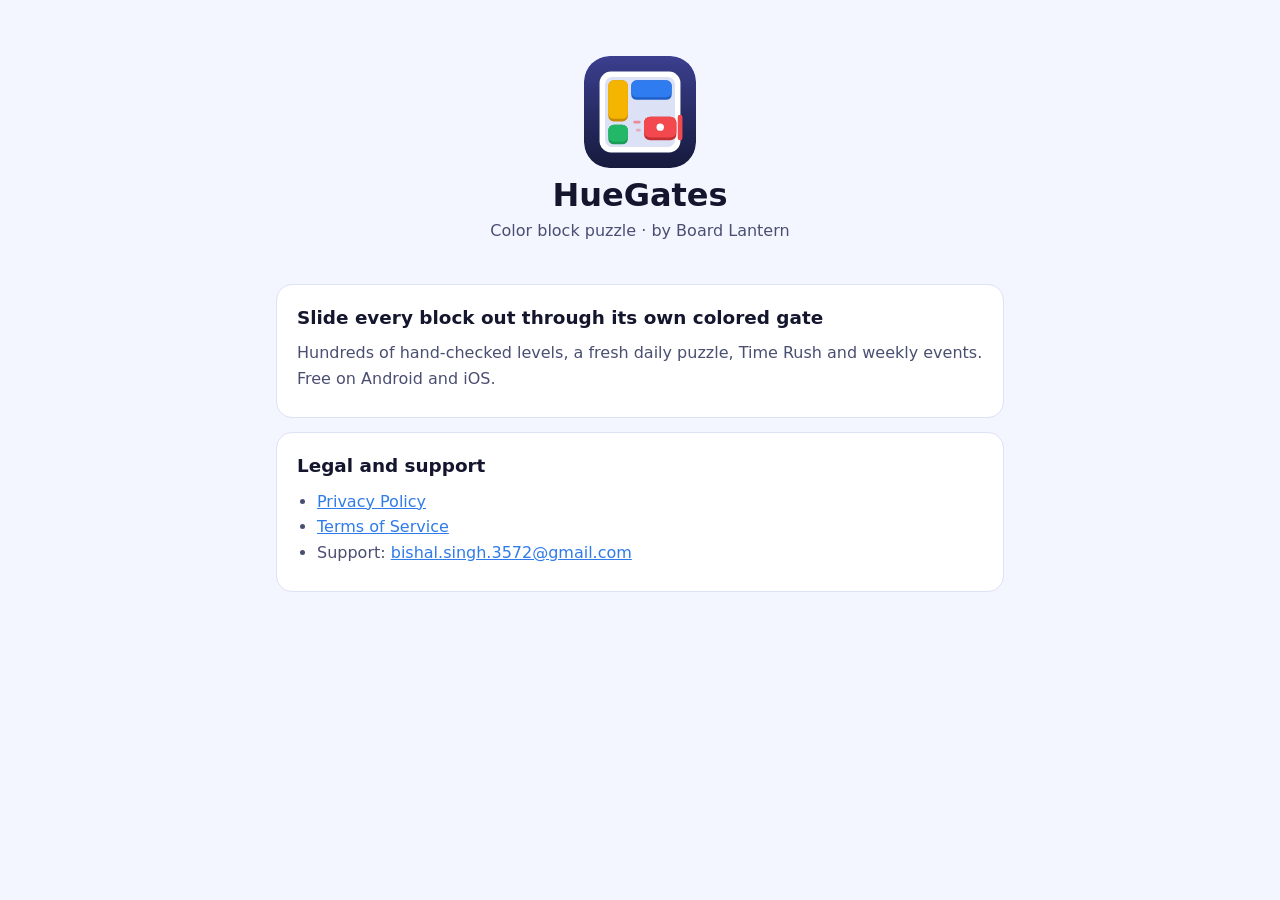
<file: index.html>
<!doctype html>
<html lang="en">
<head>
<meta charset="utf-8">
<meta name="viewport" content="width=device-width, initial-scale=1">
<title>HueGates</title>
<link rel="icon" href="icon.svg">
<link rel="stylesheet" href="style.css">
</head>
<body>
<main>
  <div class="hero">
    <img src="icon.svg" alt="HueGates icon">
    <h1>HueGates</h1>
    <p class="date">Color block puzzle · by Board Lantern</p>
  </div>
  <section>
    <h2>Slide every block out through its own colored gate</h2>
    <p>Hundreds of hand-checked levels, a fresh daily puzzle, Time Rush and weekly events. Free on Android and iOS.</p>
  </section>
  <section>
    <h2>Legal and support</h2>
    <ul>
      <li><a href="privacy.html">Privacy Policy</a></li>
      <li><a href="terms.html">Terms of Service</a></li>
      <li>Support: <a href="mailto:bishal.singh.3572@gmail.com">bishal.singh.3572@gmail.com</a></li>
    </ul>
  </section>
</main>
</body>
</html>
</file>
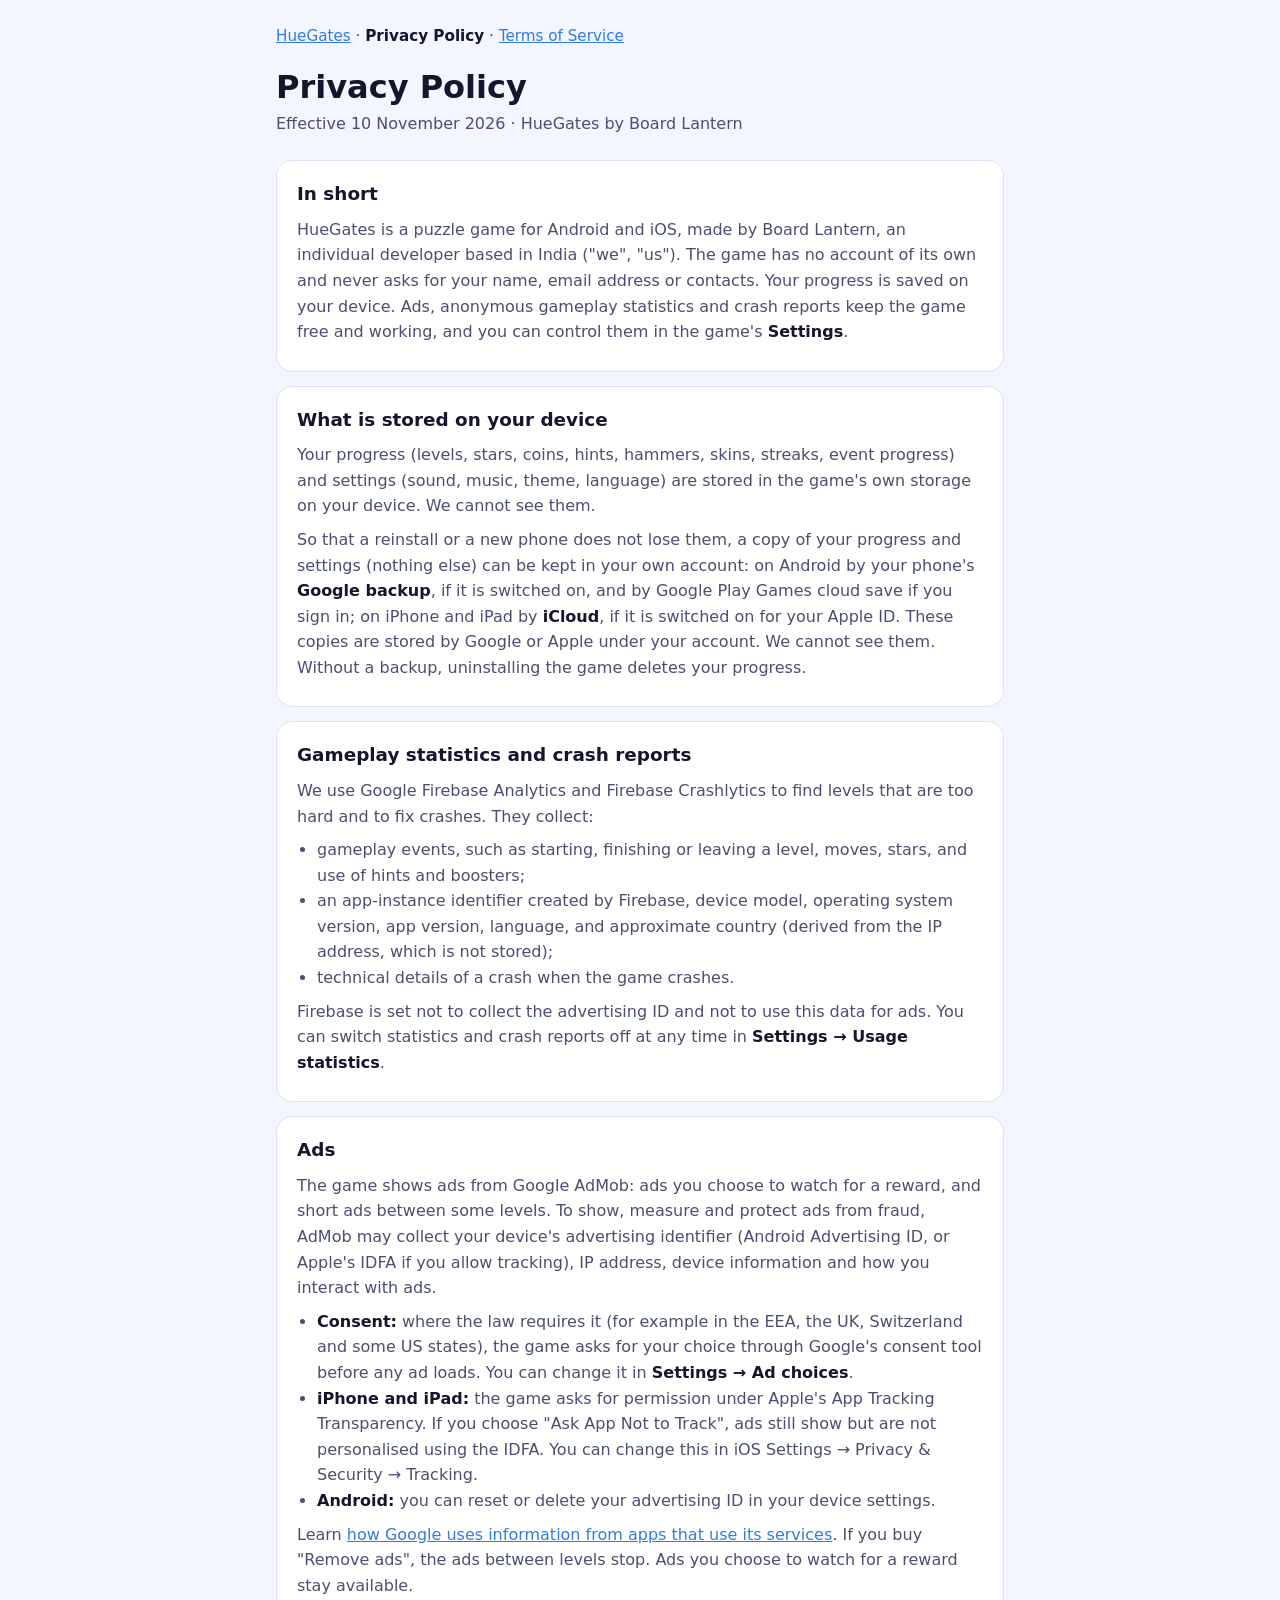
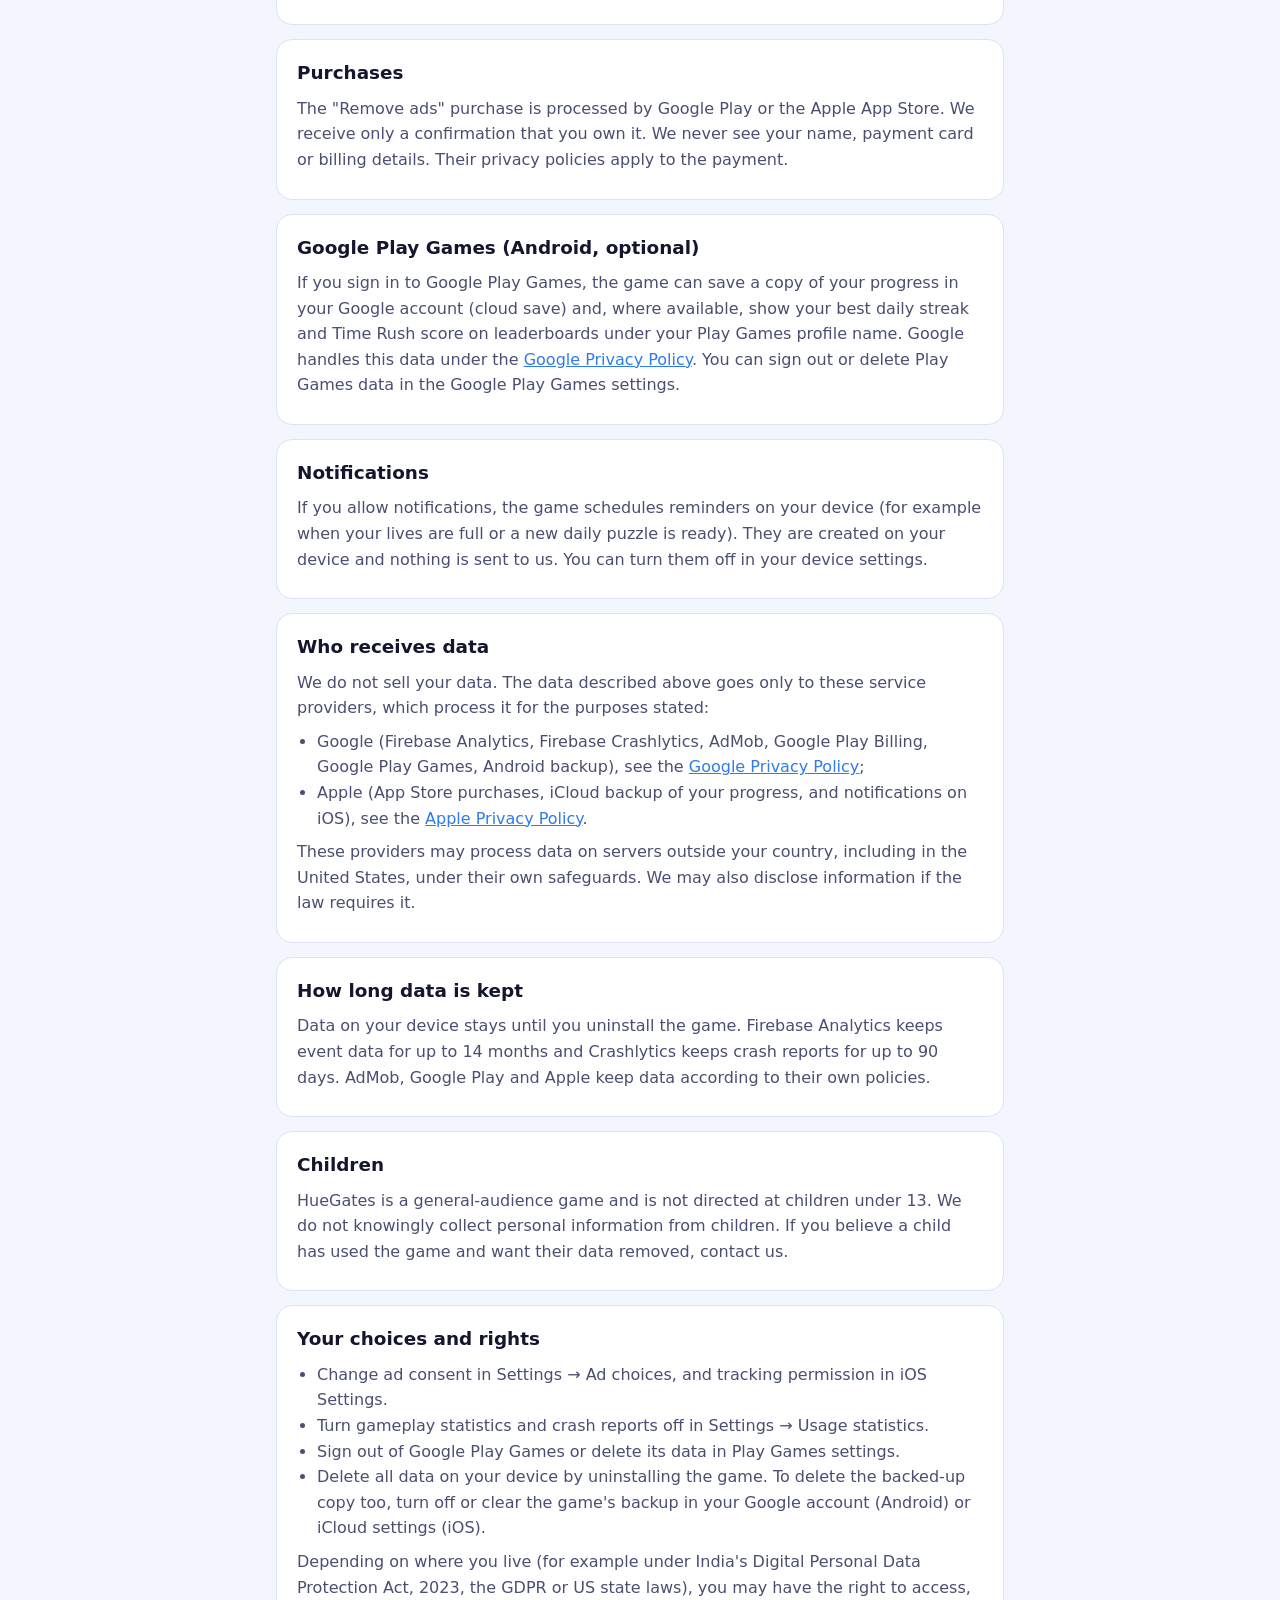
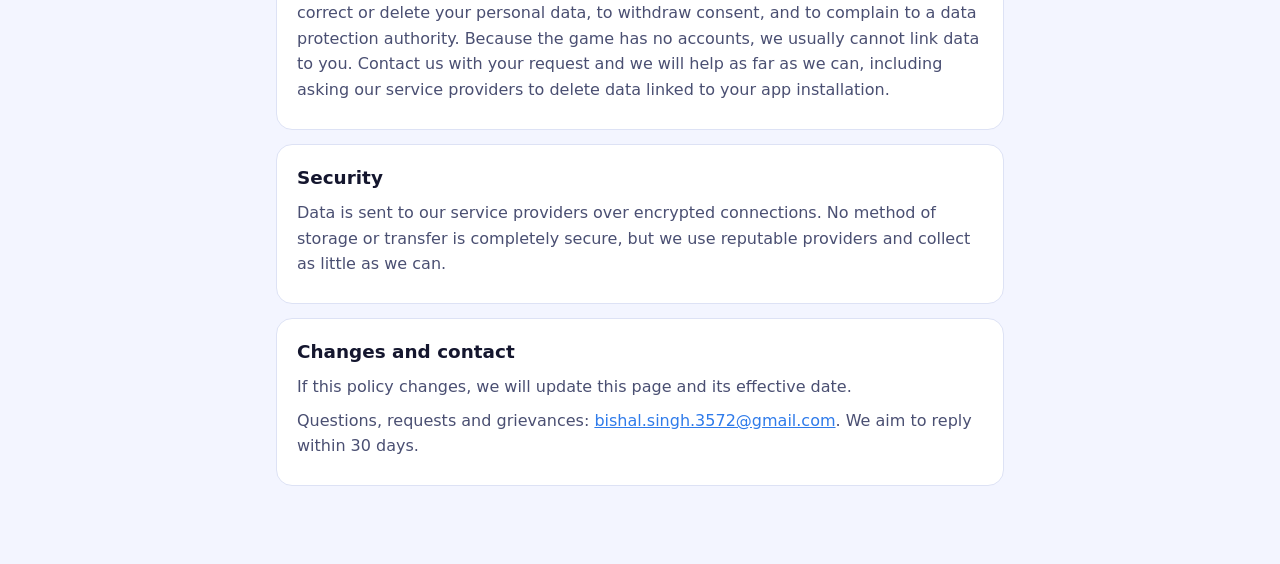
<file: privacy.html>
<!doctype html>
<html lang="en">
<head>
<meta charset="utf-8">
<meta name="viewport" content="width=device-width, initial-scale=1">
<title>HueGates Privacy Policy</title>
<link rel="stylesheet" href="style.css">
</head>
<body>
<main>
  <p class="nav"><a href="./">HueGates</a> · <strong>Privacy Policy</strong> · <a href="terms.html">Terms of Service</a></p>
  <h1>Privacy Policy</h1>
  <p class="date">Effective 10 November 2026 · HueGates by Board Lantern</p>

  <section>
    <h2>In short</h2>
    <p>HueGates is a puzzle game for Android and iOS, made by Board Lantern, an individual developer based in India ("we", "us"). The game has no account of its own and never asks for your name, email address or contacts. Your progress is saved on your device. Ads, anonymous gameplay statistics and crash reports keep the game free and working, and you can control them in the game's <strong>Settings</strong>.</p>
  </section>

  <section>
    <h2>What is stored on your device</h2>
    <p>Your progress (levels, stars, coins, hints, hammers, skins, streaks, event progress) and settings (sound, music, theme, language) are stored in the game's own storage on your device. We cannot see them.</p>
    <p>So that a reinstall or a new phone does not lose them, a copy of your progress and settings (nothing else) can be kept in your own account: on Android by your phone's <strong>Google backup</strong>, if it is switched on, and by Google Play Games cloud save if you sign in; on iPhone and iPad by <strong>iCloud</strong>, if it is switched on for your Apple ID. These copies are stored by Google or Apple under your account. We cannot see them. Without a backup, uninstalling the game deletes your progress.</p>
  </section>

  <section>
    <h2>Gameplay statistics and crash reports</h2>
    <p>We use Google Firebase Analytics and Firebase Crashlytics to find levels that are too hard and to fix crashes. They collect:</p>
    <ul>
      <li>gameplay events, such as starting, finishing or leaving a level, moves, stars, and use of hints and boosters;</li>
      <li>an app-instance identifier created by Firebase, device model, operating system version, app version, language, and approximate country (derived from the IP address, which is not stored);</li>
      <li>technical details of a crash when the game crashes.</li>
    </ul>
    <p>Firebase is set not to collect the advertising ID and not to use this data for ads. You can switch statistics and crash reports off at any time in <strong>Settings → Usage statistics</strong>.</p>
  </section>

  <section>
    <h2>Ads</h2>
    <p>The game shows ads from Google AdMob: ads you choose to watch for a reward, and short ads between some levels. To show, measure and protect ads from fraud, AdMob may collect your device's advertising identifier (Android Advertising ID, or Apple's IDFA if you allow tracking), IP address, device information and how you interact with ads.</p>
    <ul>
      <li><strong>Consent:</strong> where the law requires it (for example in the EEA, the UK, Switzerland and some US states), the game asks for your choice through Google's consent tool before any ad loads. You can change it in <strong>Settings → Ad choices</strong>.</li>
      <li><strong>iPhone and iPad:</strong> the game asks for permission under Apple's App Tracking Transparency. If you choose "Ask App Not to Track", ads still show but are not personalised using the IDFA. You can change this in iOS Settings → Privacy &amp; Security → Tracking.</li>
      <li><strong>Android:</strong> you can reset or delete your advertising ID in your device settings.</li>
    </ul>
    <p>Learn <a href="https://policies.google.com/technologies/partner-sites">how Google uses information from apps that use its services</a>. If you buy "Remove ads", the ads between levels stop. Ads you choose to watch for a reward stay available.</p>
  </section>

  <section>
    <h2>Purchases</h2>
    <p>The "Remove ads" purchase is processed by Google Play or the Apple App Store. We receive only a confirmation that you own it. We never see your name, payment card or billing details. Their privacy policies apply to the payment.</p>
  </section>

  <section>
    <h2>Google Play Games (Android, optional)</h2>
    <p>If you sign in to Google Play Games, the game can save a copy of your progress in your Google account (cloud save) and, where available, show your best daily streak and Time Rush score on leaderboards under your Play Games profile name. Google handles this data under the <a href="https://policies.google.com/privacy">Google Privacy Policy</a>. You can sign out or delete Play Games data in the Google Play Games settings.</p>
  </section>

  <section>
    <h2>Notifications</h2>
    <p>If you allow notifications, the game schedules reminders on your device (for example when your lives are full or a new daily puzzle is ready). They are created on your device and nothing is sent to us. You can turn them off in your device settings.</p>
  </section>

  <section>
    <h2>Who receives data</h2>
    <p>We do not sell your data. The data described above goes only to these service providers, which process it for the purposes stated:</p>
    <ul>
      <li>Google (Firebase Analytics, Firebase Crashlytics, AdMob, Google Play Billing, Google Play Games, Android backup), see the <a href="https://policies.google.com/privacy">Google Privacy Policy</a>;</li>
      <li>Apple (App Store purchases, iCloud backup of your progress, and notifications on iOS), see the <a href="https://www.apple.com/legal/privacy/">Apple Privacy Policy</a>.</li>
    </ul>
    <p>These providers may process data on servers outside your country, including in the United States, under their own safeguards. We may also disclose information if the law requires it.</p>
  </section>

  <section>
    <h2>How long data is kept</h2>
    <p>Data on your device stays until you uninstall the game. Firebase Analytics keeps event data for up to 14 months and Crashlytics keeps crash reports for up to 90 days. AdMob, Google Play and Apple keep data according to their own policies.</p>
  </section>

  <section>
    <h2>Children</h2>
    <p>HueGates is a general-audience game and is not directed at children under 13. We do not knowingly collect personal information from children. If you believe a child has used the game and want their data removed, contact us.</p>
  </section>

  <section>
    <h2>Your choices and rights</h2>
    <ul>
      <li>Change ad consent in Settings → Ad choices, and tracking permission in iOS Settings.</li>
      <li>Turn gameplay statistics and crash reports off in Settings → Usage statistics.</li>
      <li>Sign out of Google Play Games or delete its data in Play Games settings.</li>
      <li>Delete all data on your device by uninstalling the game. To delete the backed-up copy too, turn off or clear the game's backup in your Google account (Android) or iCloud settings (iOS).</li>
    </ul>
    <p>Depending on where you live (for example under India's Digital Personal Data Protection Act, 2023, the GDPR or US state laws), you may have the right to access, correct or delete your personal data, to withdraw consent, and to complain to a data protection authority. Because the game has no accounts, we usually cannot link data to you. Contact us with your request and we will help as far as we can, including asking our service providers to delete data linked to your app installation.</p>
  </section>

  <section>
    <h2>Security</h2>
    <p>Data is sent to our service providers over encrypted connections. No method of storage or transfer is completely secure, but we use reputable providers and collect as little as we can.</p>
  </section>

  <section>
    <h2>Changes and contact</h2>
    <p>If this policy changes, we will update this page and its effective date.</p>
    <p>Questions, requests and grievances: <a href="mailto:bishal.singh.3572@gmail.com">bishal.singh.3572@gmail.com</a>. We aim to reply within 30 days.</p>
  </section>
</main>
</body>
</html>
</file>
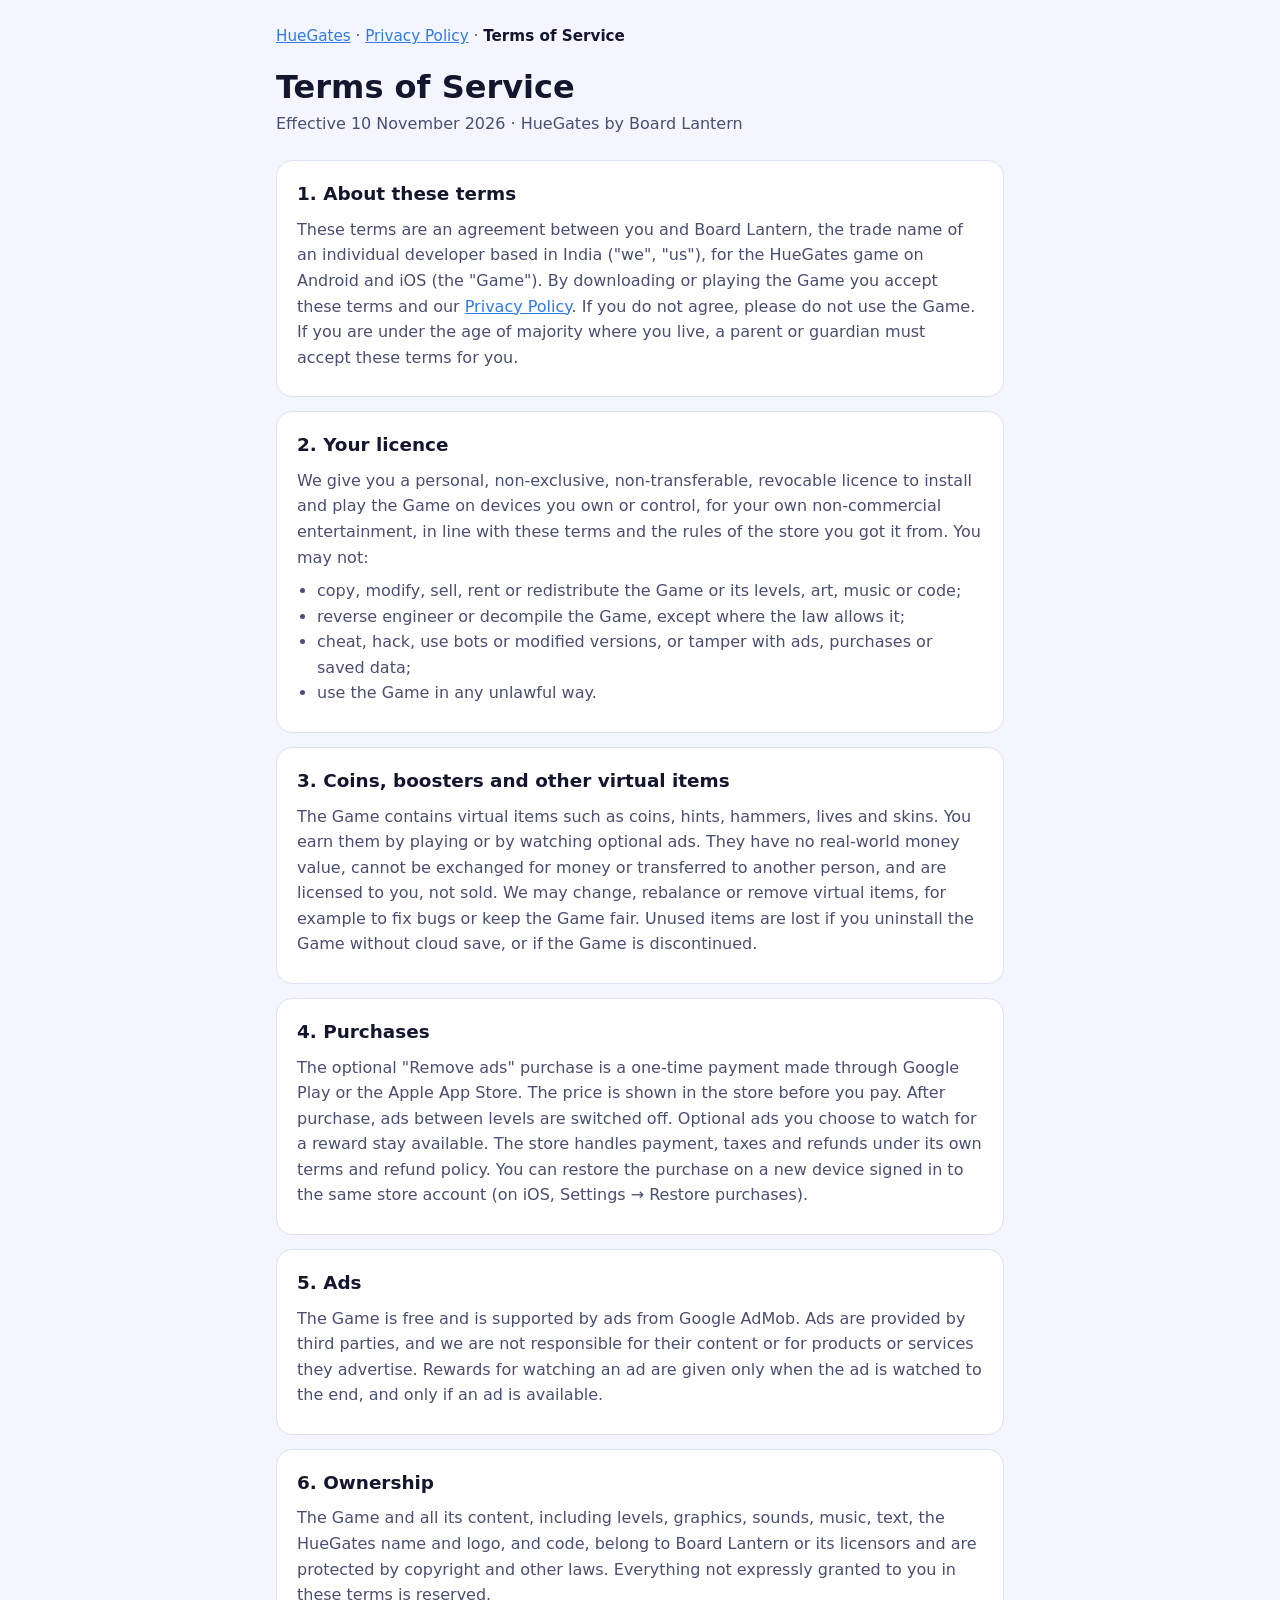
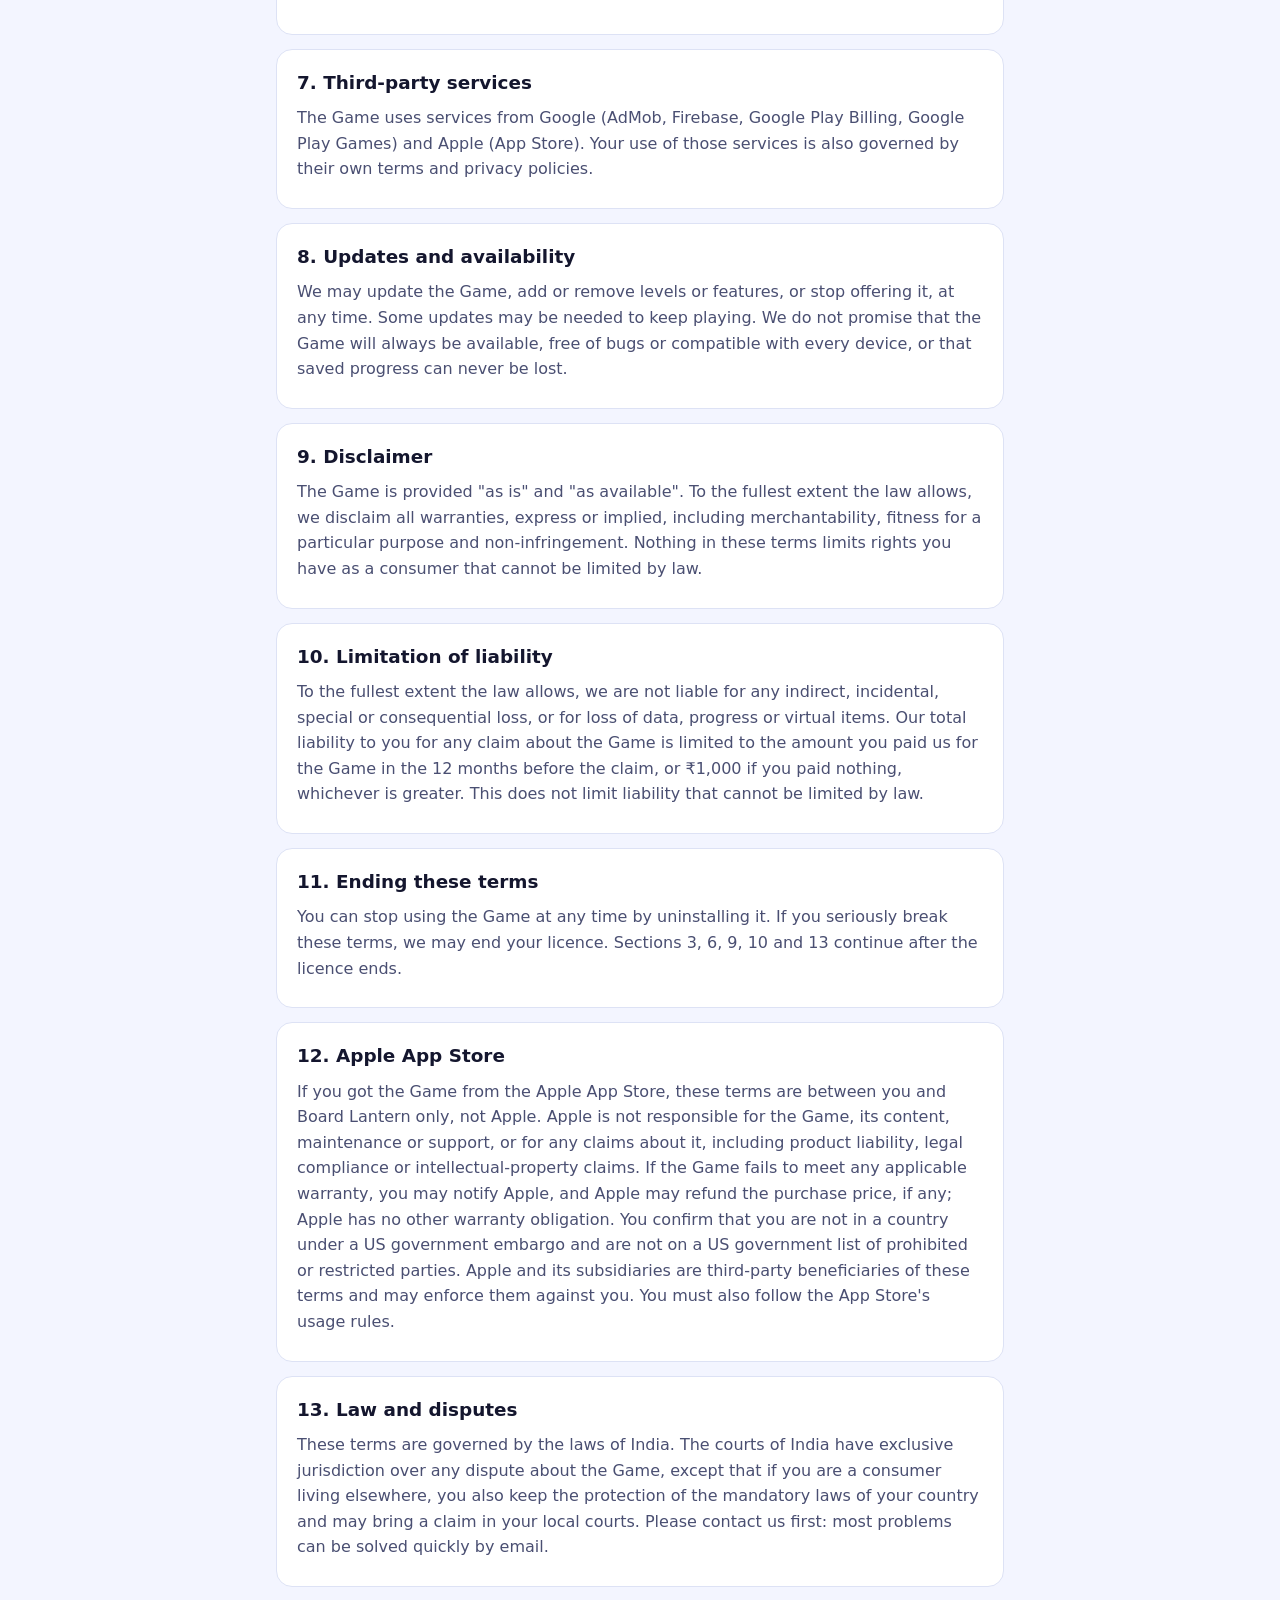
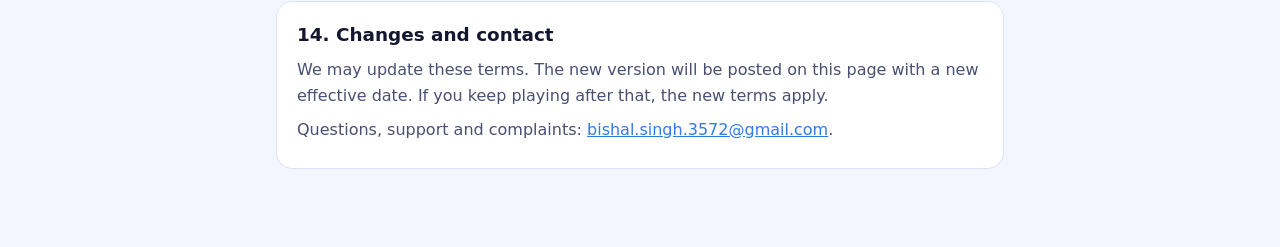
<file: terms.html>
<!doctype html>
<html lang="en">
<head>
<meta charset="utf-8">
<meta name="viewport" content="width=device-width, initial-scale=1">
<title>HueGates Terms of Service</title>
<link rel="stylesheet" href="style.css">
</head>
<body>
<main>
  <p class="nav"><a href="./">HueGates</a> · <a href="privacy.html">Privacy Policy</a> · <strong>Terms of Service</strong></p>
  <h1>Terms of Service</h1>
  <p class="date">Effective 10 November 2026 · HueGates by Board Lantern</p>

  <section>
    <h2>1. About these terms</h2>
    <p>These terms are an agreement between you and Board Lantern, the trade name of an individual developer based in India ("we", "us"), for the HueGates game on Android and iOS (the "Game"). By downloading or playing the Game you accept these terms and our <a href="privacy.html">Privacy Policy</a>. If you do not agree, please do not use the Game. If you are under the age of majority where you live, a parent or guardian must accept these terms for you.</p>
  </section>

  <section>
    <h2>2. Your licence</h2>
    <p>We give you a personal, non-exclusive, non-transferable, revocable licence to install and play the Game on devices you own or control, for your own non-commercial entertainment, in line with these terms and the rules of the store you got it from. You may not:</p>
    <ul>
      <li>copy, modify, sell, rent or redistribute the Game or its levels, art, music or code;</li>
      <li>reverse engineer or decompile the Game, except where the law allows it;</li>
      <li>cheat, hack, use bots or modified versions, or tamper with ads, purchases or saved data;</li>
      <li>use the Game in any unlawful way.</li>
    </ul>
  </section>

  <section>
    <h2>3. Coins, boosters and other virtual items</h2>
    <p>The Game contains virtual items such as coins, hints, hammers, lives and skins. You earn them by playing or by watching optional ads. They have no real-world money value, cannot be exchanged for money or transferred to another person, and are licensed to you, not sold. We may change, rebalance or remove virtual items, for example to fix bugs or keep the Game fair. Unused items are lost if you uninstall the Game without cloud save, or if the Game is discontinued.</p>
  </section>

  <section>
    <h2>4. Purchases</h2>
    <p>The optional "Remove ads" purchase is a one-time payment made through Google Play or the Apple App Store. The price is shown in the store before you pay. After purchase, ads between levels are switched off. Optional ads you choose to watch for a reward stay available. The store handles payment, taxes and refunds under its own terms and refund policy. You can restore the purchase on a new device signed in to the same store account (on iOS, Settings → Restore purchases).</p>
  </section>

  <section>
    <h2>5. Ads</h2>
    <p>The Game is free and is supported by ads from Google AdMob. Ads are provided by third parties, and we are not responsible for their content or for products or services they advertise. Rewards for watching an ad are given only when the ad is watched to the end, and only if an ad is available.</p>
  </section>

  <section>
    <h2>6. Ownership</h2>
    <p>The Game and all its content, including levels, graphics, sounds, music, text, the HueGates name and logo, and code, belong to Board Lantern or its licensors and are protected by copyright and other laws. Everything not expressly granted to you in these terms is reserved.</p>
  </section>

  <section>
    <h2>7. Third-party services</h2>
    <p>The Game uses services from Google (AdMob, Firebase, Google Play Billing, Google Play Games) and Apple (App Store). Your use of those services is also governed by their own terms and privacy policies.</p>
  </section>

  <section>
    <h2>8. Updates and availability</h2>
    <p>We may update the Game, add or remove levels or features, or stop offering it, at any time. Some updates may be needed to keep playing. We do not promise that the Game will always be available, free of bugs or compatible with every device, or that saved progress can never be lost.</p>
  </section>

  <section>
    <h2>9. Disclaimer</h2>
    <p>The Game is provided "as is" and "as available". To the fullest extent the law allows, we disclaim all warranties, express or implied, including merchantability, fitness for a particular purpose and non-infringement. Nothing in these terms limits rights you have as a consumer that cannot be limited by law.</p>
  </section>

  <section>
    <h2>10. Limitation of liability</h2>
    <p>To the fullest extent the law allows, we are not liable for any indirect, incidental, special or consequential loss, or for loss of data, progress or virtual items. Our total liability to you for any claim about the Game is limited to the amount you paid us for the Game in the 12 months before the claim, or ₹1,000 if you paid nothing, whichever is greater. This does not limit liability that cannot be limited by law.</p>
  </section>

  <section>
    <h2>11. Ending these terms</h2>
    <p>You can stop using the Game at any time by uninstalling it. If you seriously break these terms, we may end your licence. Sections 3, 6, 9, 10 and 13 continue after the licence ends.</p>
  </section>

  <section>
    <h2>12. Apple App Store</h2>
    <p>If you got the Game from the Apple App Store, these terms are between you and Board Lantern only, not Apple. Apple is not responsible for the Game, its content, maintenance or support, or for any claims about it, including product liability, legal compliance or intellectual-property claims. If the Game fails to meet any applicable warranty, you may notify Apple, and Apple may refund the purchase price, if any; Apple has no other warranty obligation. You confirm that you are not in a country under a US government embargo and are not on a US government list of prohibited or restricted parties. Apple and its subsidiaries are third-party beneficiaries of these terms and may enforce them against you. You must also follow the App Store's usage rules.</p>
  </section>

  <section>
    <h2>13. Law and disputes</h2>
    <p>These terms are governed by the laws of India. The courts of India have exclusive jurisdiction over any dispute about the Game, except that if you are a consumer living elsewhere, you also keep the protection of the mandatory laws of your country and may bring a claim in your local courts. Please contact us first: most problems can be solved quickly by email.</p>
  </section>

  <section>
    <h2>14. Changes and contact</h2>
    <p>We may update these terms. The new version will be posted on this page with a new effective date. If you keep playing after that, the new terms apply.</p>
    <p>Questions, support and complaints: <a href="mailto:bishal.singh.3572@gmail.com">bishal.singh.3572@gmail.com</a>.</p>
  </section>
</main>
</body>
</html>
</file>
<file: style.css>
:root { --bg: #F3F5FF; --card: #FFFFFF; --text: #14162E; --muted: #4A4F72; --accent: #2F7BEA; --line: #DDE2F5; }
@media (prefers-color-scheme: dark) {
  :root { --bg: #12152B; --card: #1C2040; --text: #F1F3FF; --muted: #A9AFD6; --accent: #7FB0FF; --line: #2B3160; }
}
* { box-sizing: border-box; }
body { margin: 0; background: var(--bg); color: var(--text); font: 16px/1.6 system-ui, -apple-system, "Segoe UI", Roboto, sans-serif; }
main { max-width: 760px; margin: 0 auto; padding: 24px 16px 64px; }
.nav { font-size: .95rem; margin: 0 0 20px; }
h1 { font-size: 2rem; line-height: 1.2; margin: 0 0 4px; }
.date { color: var(--muted); margin: 0 0 24px; }
section { background: var(--card); border: 1px solid var(--line); border-radius: 16px; padding: 18px 20px; margin: 0 0 14px; }
h2 { font-size: 1.15rem; margin: 0 0 8px; }
p, li { color: var(--muted); overflow-wrap: anywhere; }
p { margin: 0 0 8px; }
ul { margin: 0 0 8px; padding-left: 20px; }
a { color: var(--accent); }
strong { color: var(--text); }
.hero { text-align: center; padding: 32px 0 16px; }
.hero img { width: 112px; height: 112px; border-radius: 26px; }
</file>
